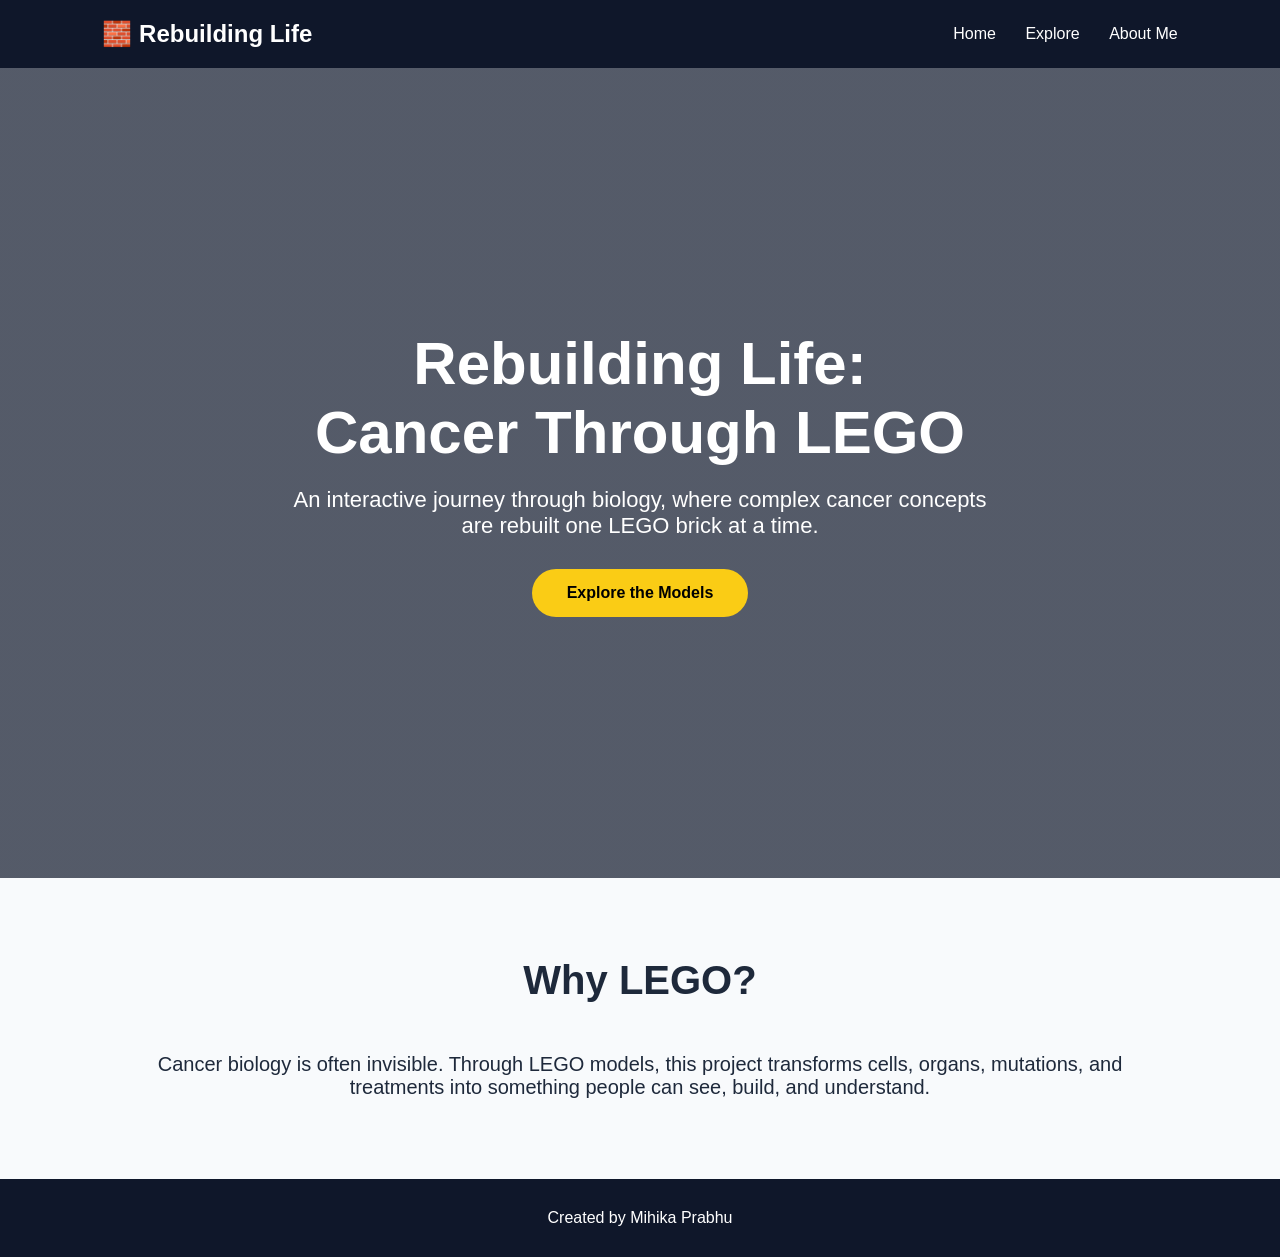
<file: index.html>
<!DOCTYPE html>

<html>

<head>

<title>Rebuilding Life</title>

<link rel="stylesheet" href="style.css">

</head>


<body>


<nav>

<h2>🧱 Rebuilding Life</h2>

<div>

<a href="index.html">Home</a>

<a href="explore.html">Explore</a>

<a href="about.html">About Me</a>

</div>

</nav>



<div class="hero">


<h1>
Rebuilding Life:
<br>
Cancer Through LEGO
</h1>


<p>
An interactive journey through biology,
where complex cancer concepts are rebuilt
one LEGO brick at a time.
</p>


<a class="button" href="explore.html">
Explore the Models
</a>


</div>




<section>


<h2 class="title">
Why LEGO?
</h2>


<p style="text-align:center;font-size:20px">

Cancer biology is often invisible.
Through LEGO models, this project transforms
cells, organs, mutations, and treatments into
something people can see, build, and understand.

</p>


</section>



<footer>

Created by Mihika Prabhu

</footer>


</body>

</html>
</file>
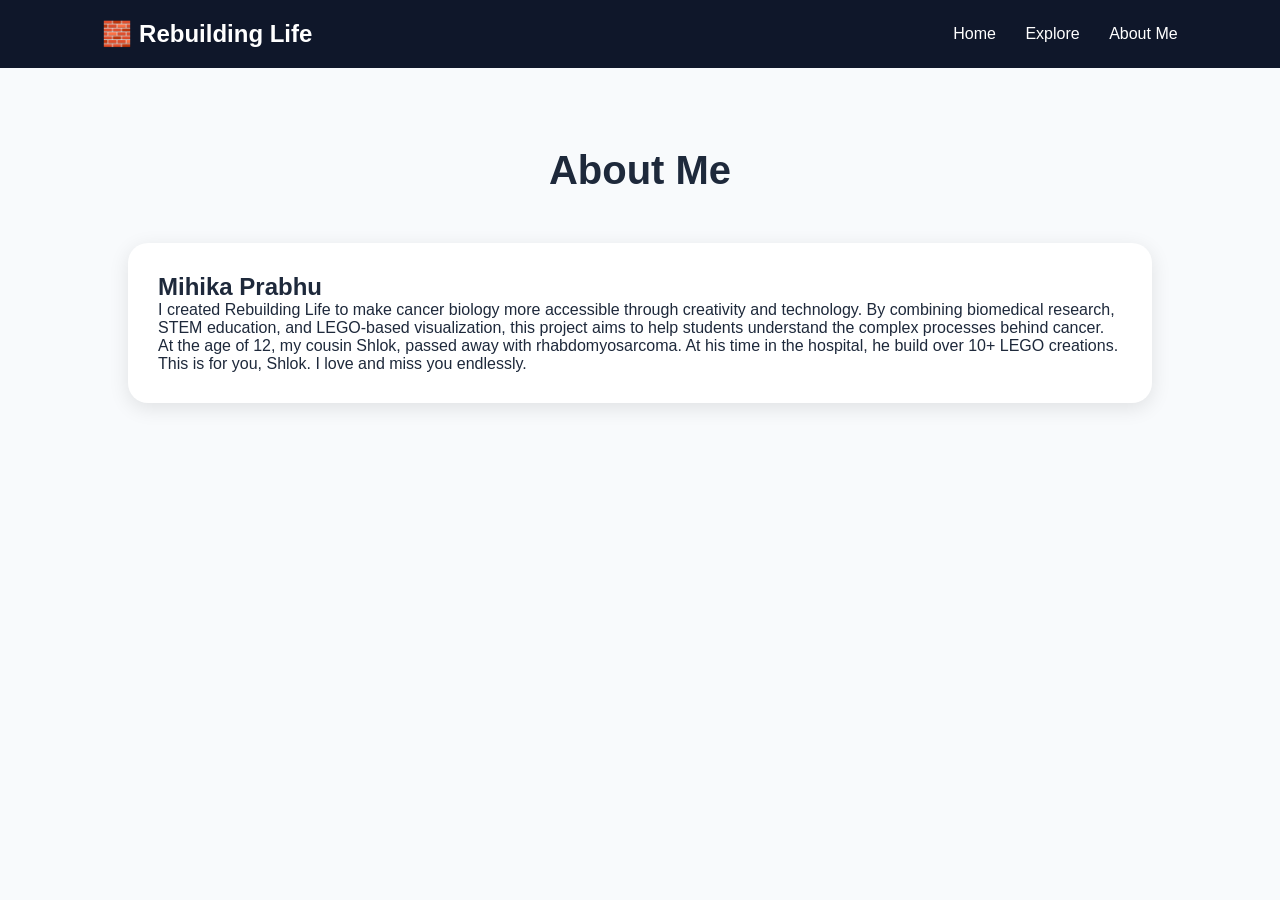
<file: about.html>
<!DOCTYPE html>

<html>

<head>

<title>About Me</title>

<link rel="stylesheet" href="style.css">

</head>


<body>


<nav>

<h2>🧱 Rebuilding Life</h2>

<div>

<a href="index.html">Home</a>

<a href="explore.html">Explore</a>

<a href="about.html">About Me</a>

</div>

</nav>




<section>


<h1 class="title">
About Me
</h1>


<div class="info">


<h2>Mihika Prabhu</h2>


<p>

I created Rebuilding Life to make cancer biology
more accessible through creativity and technology.

By combining biomedical research, STEM education,
and LEGO-based visualization, this project aims
to help students understand the complex processes
behind cancer.

At the age of 12, my cousin Shlok, passed away
with rhabdomyosarcoma. At his time in the hospital, 
he build over 10+ LEGO creations. 

This is for you, Shlok. I love and miss you
endlessly.

</p>


</div>


</section>


</body>

</html>
</file>
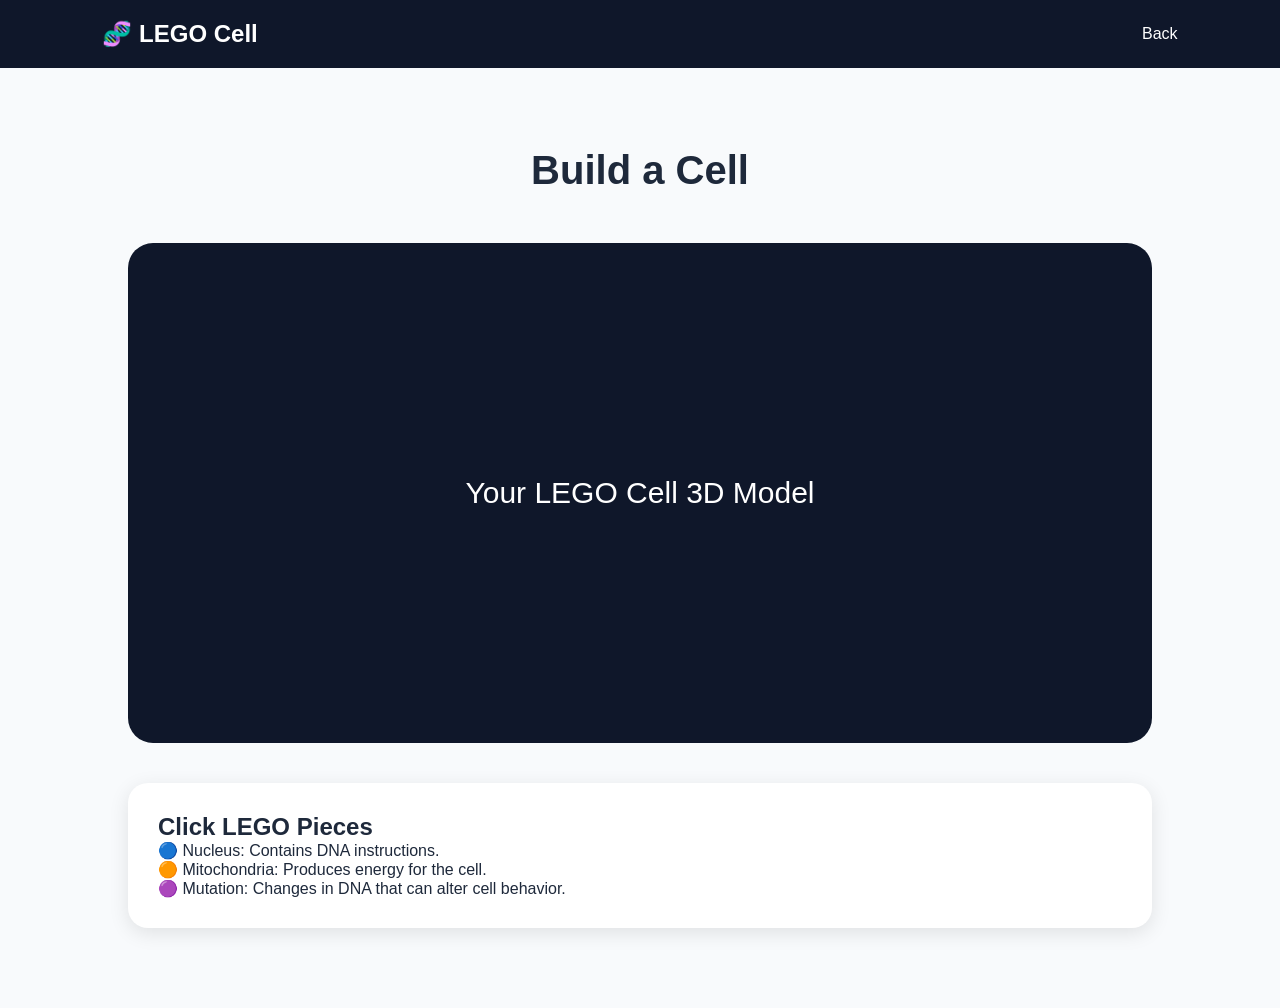
<file: cell.html>
<!DOCTYPE html>

<html>

<head>

<title>LEGO Cell</title>

<link rel="stylesheet" href="style.css">

</head>


<body>


<nav>

<h2>🧬 LEGO Cell</h2>

<a href="explore.html">
Back
</a>

</nav>



<section>


<h1 class="title">
Build a Cell
</h1>



<div class="model">

Your LEGO Cell 3D Model

</div>



<div class="info">


<h2>Click LEGO Pieces</h2>


<p>
🔵 Nucleus:
Contains DNA instructions.
</p>


<p>
🟠 Mitochondria:
Produces energy for the cell.
</p>


<p>
🟣 Mutation:
Changes in DNA that can alter cell behavior.
</p>


</div>


</section>


</body>

</html>
</file>
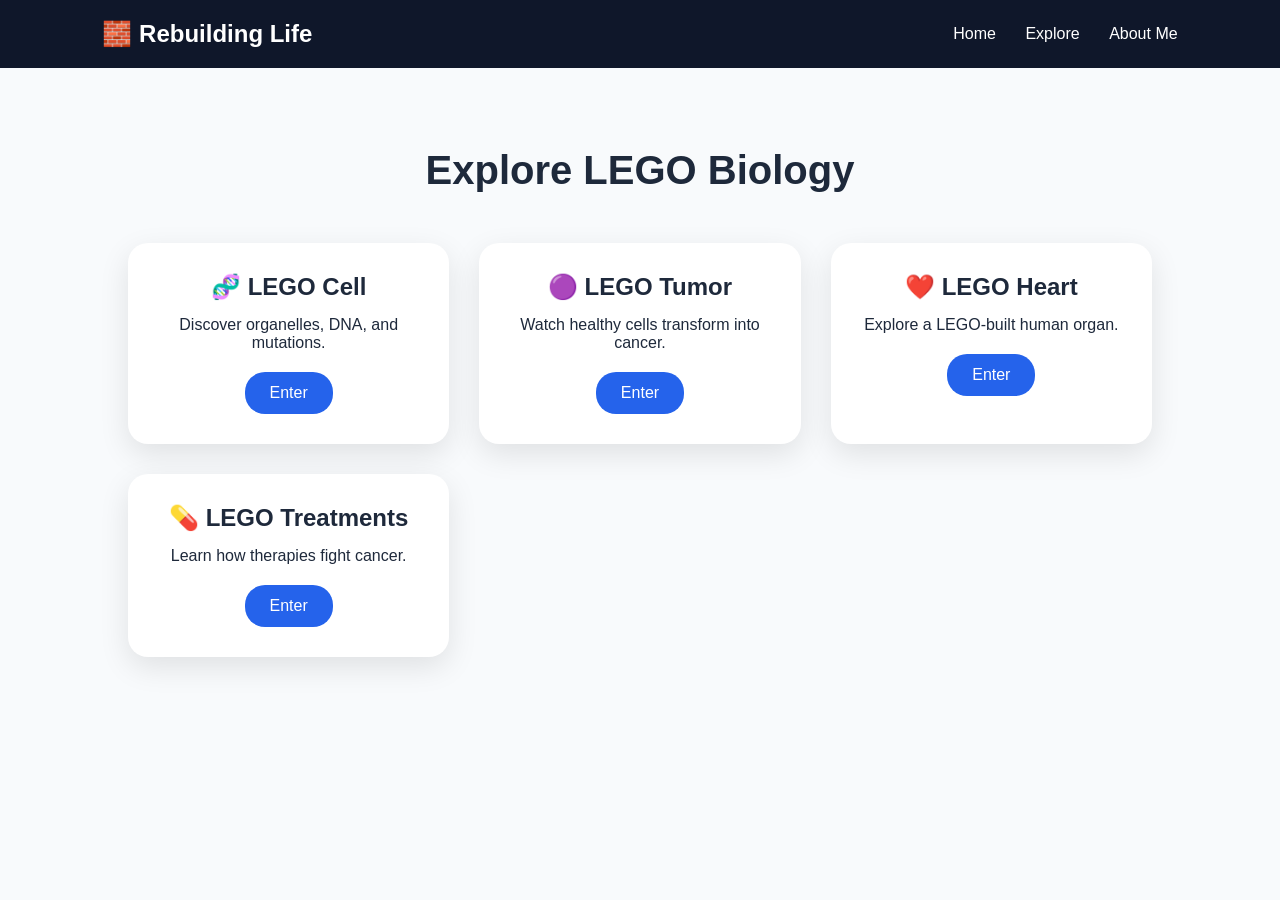
<file: explore.html>
<!DOCTYPE html>

<html>

<head>

<title>Explore</title>

<link rel="stylesheet" href="style.css">

</head>


<body>


<nav>

<h2>🧱 Rebuilding Life</h2>

<div>

<a href="index.html">Home</a>

<a href="explore.html">Explore</a>

<a href="about.html">About Me</a>

</div>

</nav>



<section>


<h1 class="title">
Explore LEGO Biology
</h1>



<div class="cards">


<div class="card">

<h2>🧬 LEGO Cell</h2>

<p>
Discover organelles, DNA, and mutations.
</p>

<a href="cell.html">
Enter
</a>

</div>



<div class="card">

<h2>🟣 LEGO Tumor</h2>

<p>
Watch healthy cells transform into cancer.
</p>

<a href="tumor.html">
Enter
</a>

</div>



<div class="card">

<h2>❤️ LEGO Heart</h2>

<p>
Explore a LEGO-built human organ.
</p>

<a href="heart.html">
Enter
</a>

</div>



<div class="card">

<h2>💊 LEGO Treatments</h2>

<p>
Learn how therapies fight cancer.
</p>

<a href="treatments.html">
Enter
</a>

</div>



</div>


</section>


</body>

</html>
</file>
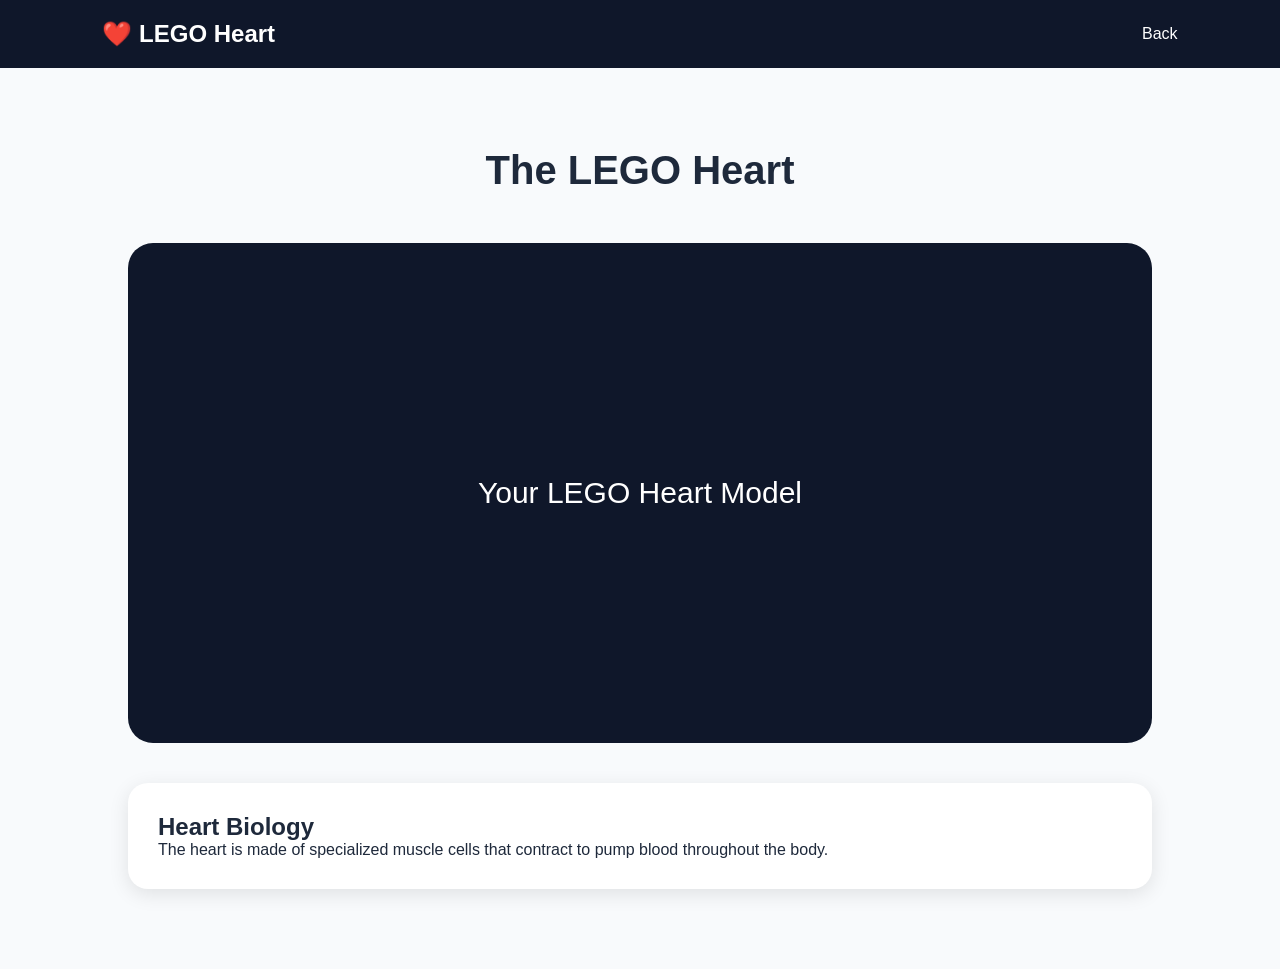
<file: heart.html>
<!DOCTYPE html>

<html>

<head>

<title>LEGO Heart</title>

<link rel="stylesheet" href="style.css">

</head>


<body>


<nav>

<h2>❤️ LEGO Heart</h2>

<a href="explore.html">
Back
</a>

</nav>



<section>


<h1 class="title">
The LEGO Heart
</h1>


<div class="model">

Your LEGO Heart Model

</div>



<div class="info">


<h2>
Heart Biology
</h2>


<p>

The heart is made of specialized muscle cells
that contract to pump blood throughout the body.

</p>


</div>


</section>


</body>

</html>
</file>
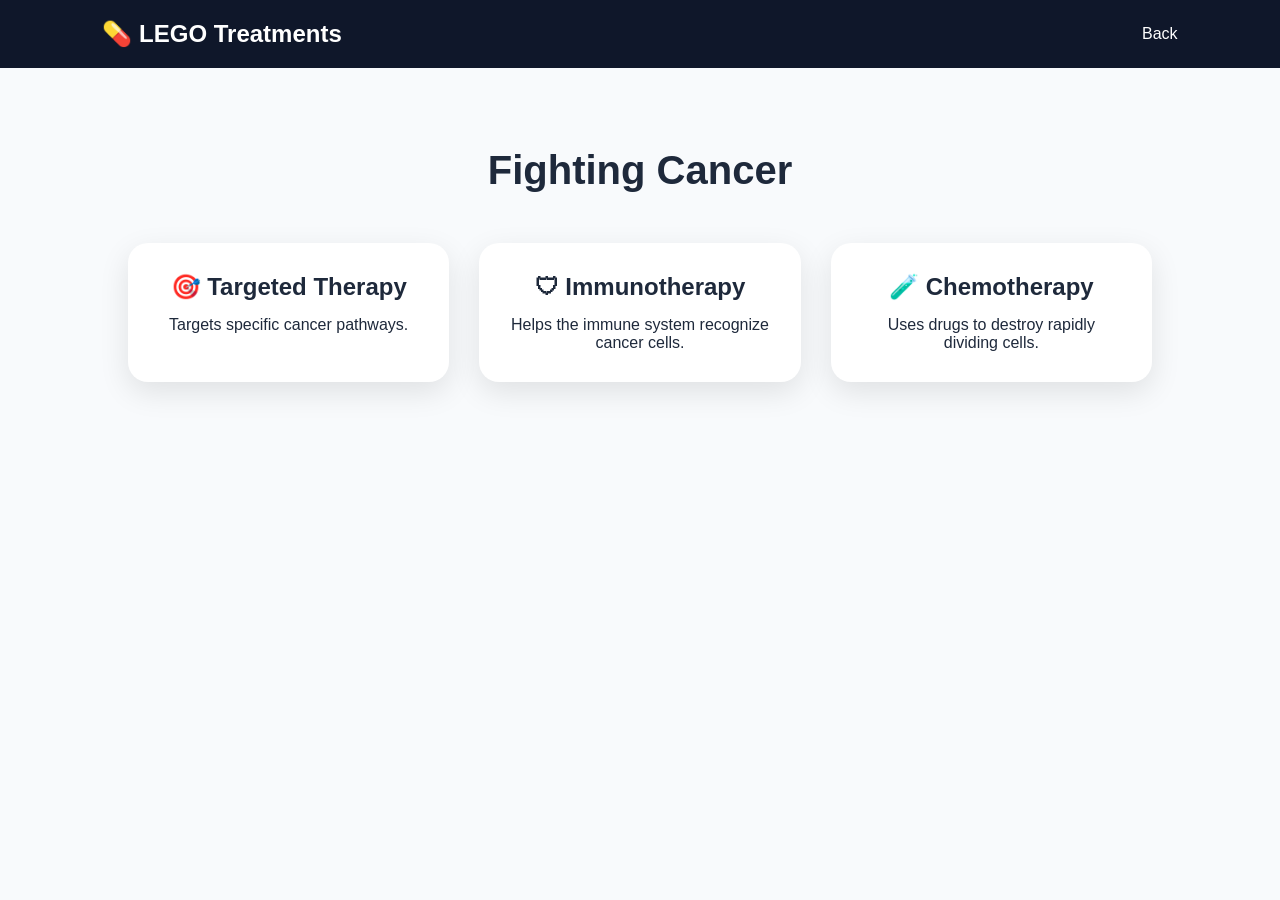
<file: treatments.html>
<!DOCTYPE html>

<html>

<head>

<title>Cancer Treatments</title>

<link rel="stylesheet" href="style.css">

</head>


<body>


<nav>

<h2>💊 LEGO Treatments</h2>

<a href="explore.html">
Back
</a>

</nav>



<section>


<h1 class="title">
Fighting Cancer
</h1>



<div class="cards">


<div class="card">

<h2>🎯 Targeted Therapy</h2>

<p>
Targets specific cancer pathways.
</p>

</div>


<div class="card">

<h2>🛡 Immunotherapy</h2>

<p>
Helps the immune system recognize cancer cells.
</p>

</div>


<div class="card">

<h2>🧪 Chemotherapy</h2>

<p>
Uses drugs to destroy rapidly dividing cells.
</p>

</div>


</div>


</section>


</body>

</html>
</file>
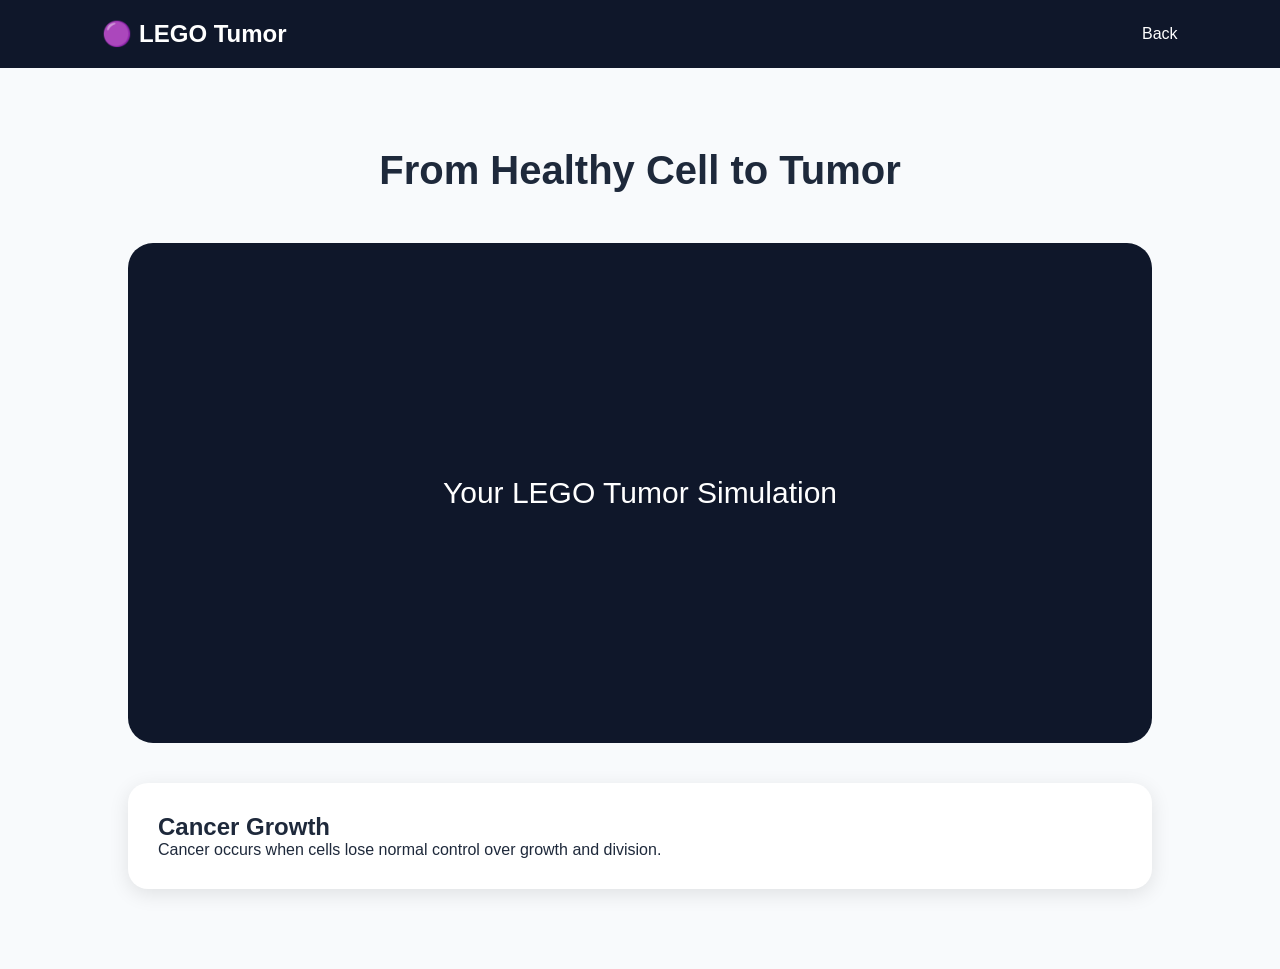
<file: tumor.html>
<!DOCTYPE html>

<html>

<head>

<title>LEGO Tumor</title>

<link rel="stylesheet" href="style.css">

</head>


<body>


<nav>

<h2>🟣 LEGO Tumor</h2>

<a href="explore.html">
Back
</a>

</nav>



<section>


<h1 class="title">
From Healthy Cell to Tumor
</h1>



<div class="model">

Your LEGO Tumor Simulation

</div>



<div class="info">

<h2>
Cancer Growth
</h2>


<p>

Cancer occurs when cells lose normal
control over growth and division.

</p>


</div>


</section>


</body>

</html>
</file>
<file: style.css>
*{
    margin:0;
    padding:0;
    box-sizing:border-box;
    font-family:Arial, sans-serif;
}


body{
    background:#f8fafc;
    color:#1e293b;
}


nav{
    background:#0f172a;
    padding:20px 8%;
    display:flex;
    justify-content:space-between;
    align-items:center;
}


nav h2{
    color:white;
}


nav a{
    color:white;
    text-decoration:none;
    margin-left:25px;
}


nav a:hover{
    color:#facc15;
}


/* HERO */

.hero{

height:90vh;

display:flex;

flex-direction:column;

justify-content:center;

align-items:center;

text-align:center;

background:
linear-gradient(
rgba(15,23,42,.7),
rgba(15,23,42,.7)
);

color:white;

padding:20px;

}


.hero h1{

font-size:60px;

margin-bottom:20px;

}


.hero p{

font-size:22px;

max-width:700px;

}



/* BUTTON */

.button{

margin-top:30px;

background:#facc15;

color:black;

padding:15px 35px;

border-radius:30px;

text-decoration:none;

font-weight:bold;

}



/* SECTIONS */

section{

padding:80px 10%;

}


.title{

text-align:center;

font-size:40px;

margin-bottom:50px;

}


/* CARDS */


.cards{

display:grid;

grid-template-columns:
repeat(auto-fit,minmax(250px,1fr));

gap:30px;

}


.card{

background:white;

padding:30px;

border-radius:20px;

box-shadow:
0 10px 30px rgba(0,0,0,.1);

text-align:center;

}


.card h2{

margin-bottom:15px;

}


.card a{

display:inline-block;

margin-top:20px;

padding:12px 25px;

background:#2563eb;

color:white;

border-radius:20px;

text-decoration:none;

}



/* SIMULATION */

.model{

height:500px;

background:#0f172a;

border-radius:25px;

display:flex;

justify-content:center;

align-items:center;

color:white;

font-size:30px;

margin-bottom:40px;

}



.info{

background:white;

padding:30px;

border-radius:20px;

box-shadow:
0 5px 20px rgba(0,0,0,.1);

}



footer{

background:#0f172a;

color:white;

padding:30px;

text-align:center;

}
</file>
